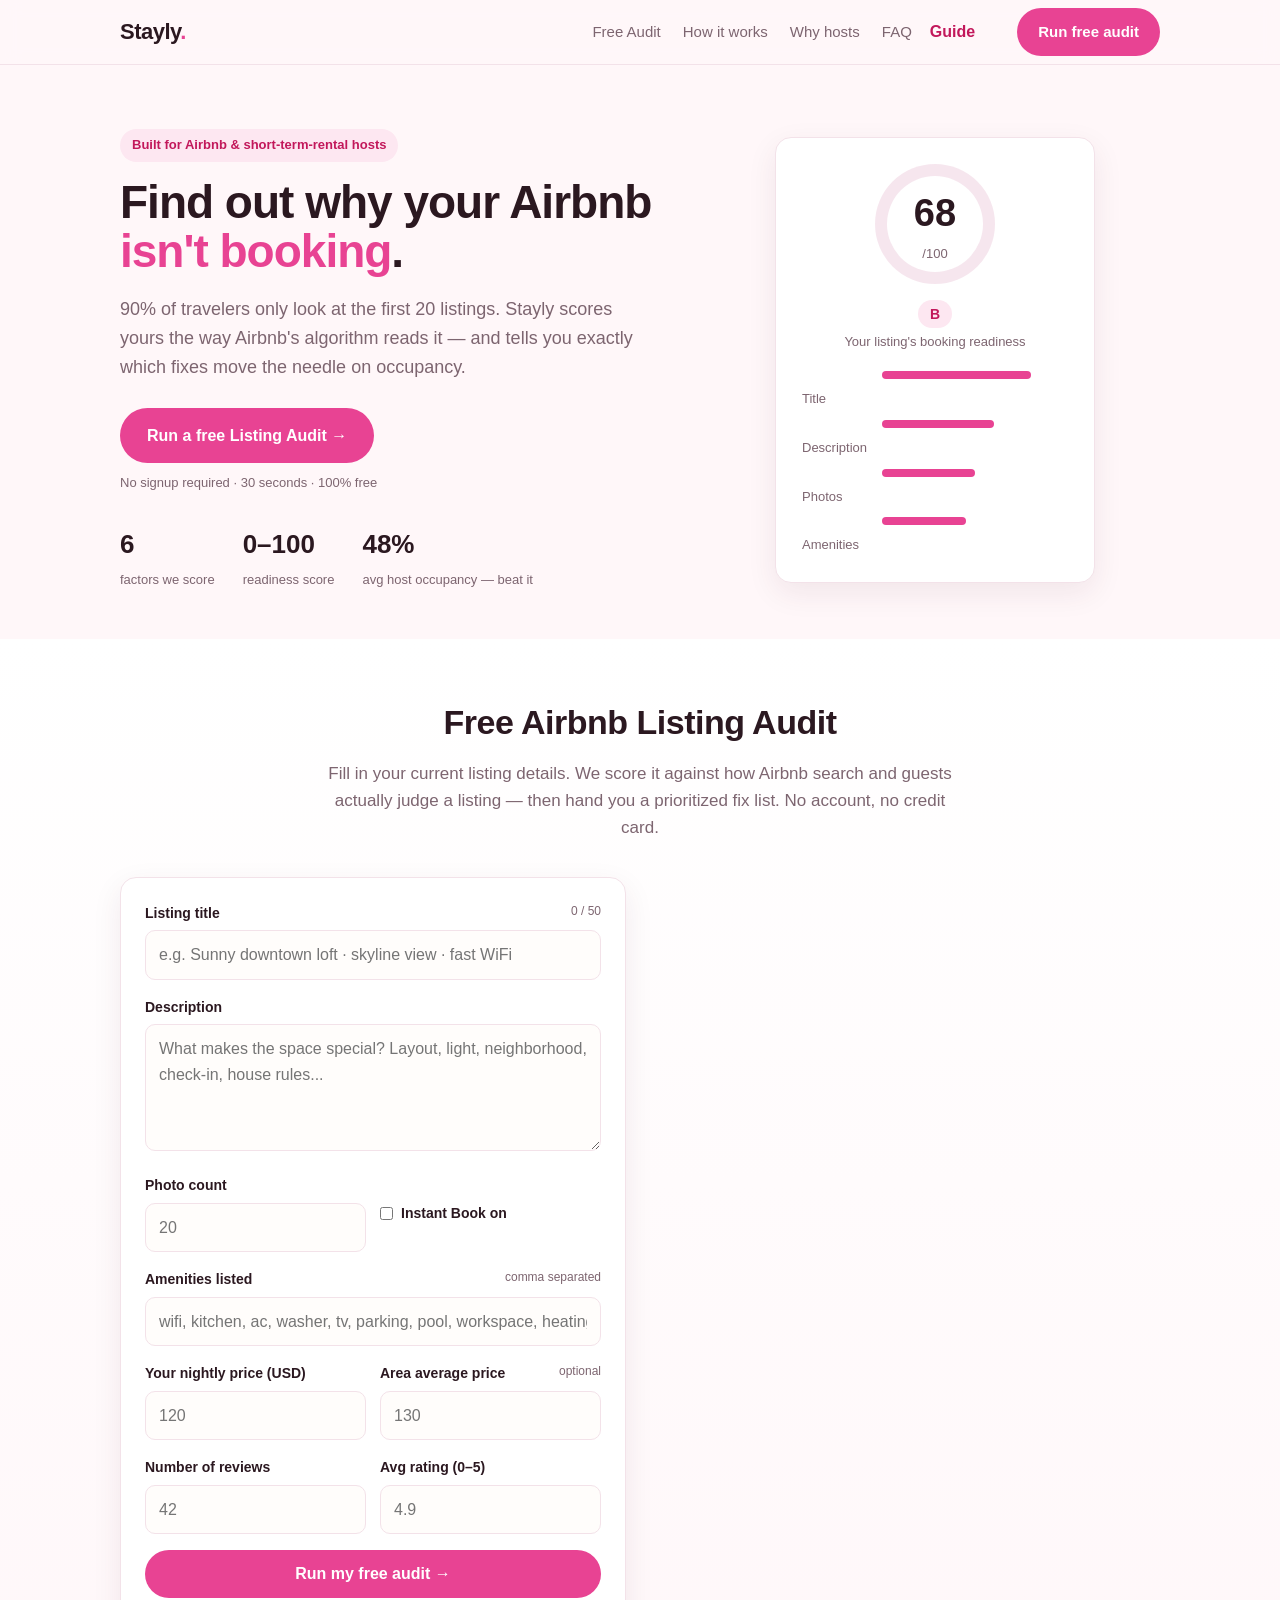
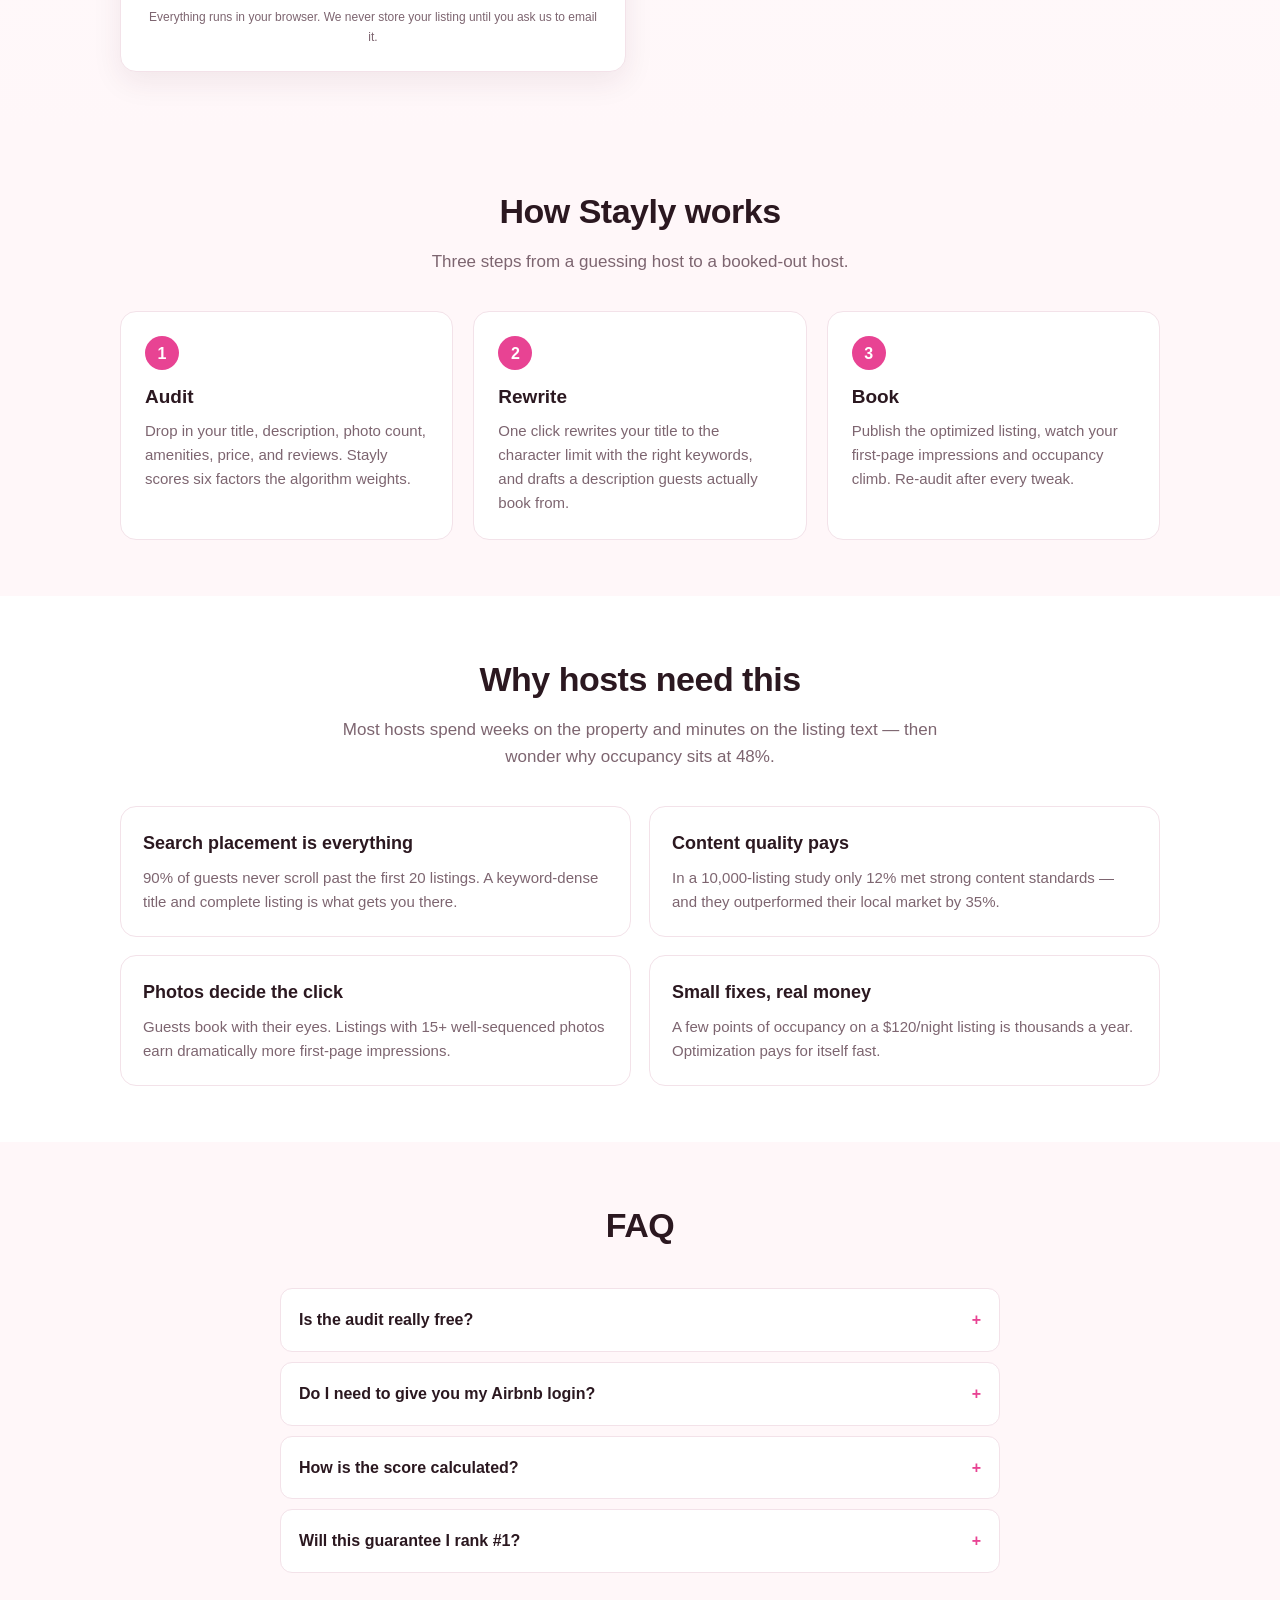
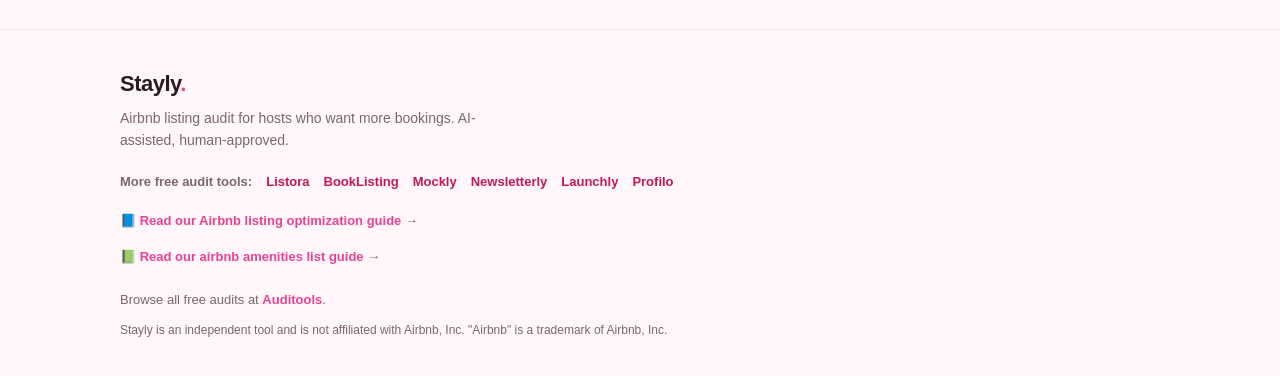
<file: index.html>
<!DOCTYPE html>
<html lang="en">
<head>
  <meta charset="UTF-8" />
  <meta name="viewport" content="width=device-width, initial-scale=1.0" />
  <title>Stayly — Free Airbnb Listing Audit (for hosts who want more bookings)</title>
  <meta name="description" content="Stayly scores your Airbnb listing like the algorithm sees it — title, description, photos, amenities, pricing, trust — and gives you a 0–100 readiness score plus exactly what to fix to raise occupancy." />
  <link rel="canonical" href="https://Viyozc.github.io/stayly-ai/" />
  <meta property="og:type" content="website" />
  <meta property="og:title" content="Stayly — Free Airbnb Listing Audit (for hosts who want more bookings)" />
  <meta property="og:description" content="Stayly scores your Airbnb listing like the algorithm sees it and hands you a 0–100 readiness score plus exactly what to fix to raise occupancy." />
  <meta property="og:url" content="https://Viyozc.github.io/stayly-ai/" />
  <meta property="og:image" content="https://Viyozc.github.io/stayly-ai/assets/og-image.png" />
  <meta property="og:image:width" content="1200" />
  <meta property="og:image:height" content="630" />
  <meta property="og:image:alt" content="Stayly — Free Airbnb Listing Audit" />
  <meta name="twitter:image" content="https://Viyozc.github.io/stayly-ai/assets/og-image.png" />
  <meta name="twitter:image:alt" content="Stayly — Free Airbnb Listing Audit" />
  <meta name="twitter:card" content="summary_large_image" />
  <meta name="twitter:title" content="Stayly — Free Airbnb Listing Audit" />
  <meta name="twitter:description" content="Score your Airbnb listing 0–100 and learn what's costing you bookings." />

  <link rel="preconnect" href="https://fonts.googleapis.com" />
  <link rel="stylesheet" href="assets/style.css" />

  <script type="application/ld+json">
  {"@context":"https://schema.org","@type":"SoftwareApplication","name":"Stayly","url":"https://Viyozc.github.io/stayly-ai/","applicationCategory":"BusinessApplication","operatingSystem":"Web","offers":{"@type":"Offer","price":"0","priceCurrency":"USD"},"screenshot":"https://Viyozc.github.io/stayly-ai/assets/og-image.png"}
  </script>

  <script type="application/ld+json">
  {"@context": "https://schema.org", "@type": "FAQPage", "mainEntity": [{"@type": "Question", "name": "Is the audit really free?", "acceptedAnswer": {"@type": "Answer", "text": "Yes. The on-page audit runs entirely in your browser and costs nothing. No account needed."}}, {"@type": "Question", "name": "Do I need to give you my Airbnb login?", "acceptedAnswer": {"@type": "Answer", "text": "Never. You fill in your listing details manually. Stayly never touches your Airbnb account."}}, {"@type": "Question", "name": "How is the score calculated?", "acceptedAnswer": {"@type": "Answer", "text": "We weight title keyword density & character limit, description depth, photo count, amenity completeness, pricing vs your area, and trust signals (reviews, rating, Instant Book) — the same factors that drive search placement and conversion."}}, {"@type": "Question", "name": "Will this guarantee I rank #1?", "acceptedAnswer": {"@type": "Answer", "text": "No tool can. But most listings leave easy points on the table, and Stayly shows you exactly where — so you stop guessing."}}]}
  </script>
</head>
<body>
  <!-- ===== Nav ===== -->
  <header class="nav">
    <div class="container nav-inner">
      <a class="brand" href="#top">Stayly<span class="brand-dot">.</span></a>
      <nav class="nav-links">
        <a href="#audit">Free Audit</a>
        <a href="#how">How it works</a>
        <a href="#why">Why hosts</a>
        <a href="#faq">FAQ</a>
      </nav>
      <a href="./blog/" style="color:var(--brand-dk);font-weight:600;margin-right:16px;align-self:center;">Guide</a>
      <a class="btn btn-primary nav-cta" href="#audit">Run free audit</a>
    </div>
  </header>

  <!-- ===== Hero ===== -->
  <section class="hero" id="top">
    <div class="container hero-inner">
      <div class="hero-copy">
        <span class="badge">Built for Airbnb &amp; short-term-rental hosts</span>
        <h1>Find out why your Airbnb <span class="hl">isn't booking</span>.</h1>
        <p class="lede">
          90% of travelers only look at the first 20 listings. Stayly scores yours the way
          Airbnb's algorithm reads it — and tells you exactly which fixes move the needle on occupancy.
        </p>
        <div class="hero-actions">
          <a class="btn btn-primary btn-lg" href="#audit">Run a free Listing Audit →</a>
          <span class="hero-note">No signup required · 30 seconds · 100% free</span>
        </div>
        <div class="hero-stats">
          <div><strong>6</strong><span>factors we score</span></div>
          <div><strong>0–100</strong><span>readiness score</span></div>
          <div><strong>48%</strong><span>avg host occupancy — beat it</span></div>
        </div>
      </div>
      <div class="hero-visual" aria-hidden="true">
        <div class="score-card">
          <div class="score-ring"><span class="score-num" id="heroScore">—</span><span class="score-grad">/100</span></div>
          <div class="score-meta">
            <span class="grade" id="heroGrade">Grade</span>
            <span class="score-sub">Your listing's booking readiness</span>
          </div>
          <div class="mini-bars">
            <div class="mbar"><i style="width:80%"></i><span>Title</span></div>
            <div class="mbar"><i style="width:60%"></i><span>Description</span></div>
            <div class="mbar"><i style="width:50%"></i><span>Photos</span></div>
            <div class="mbar"><i style="width:45%"></i><span>Amenities</span></div>
          </div>
        </div>
      </div>
    </div>
  </section>

  <!-- ===== Audit Tool ===== -->
  <section class="audit" id="audit">
    <div class="container">
      <div class="section-head">
        <h2>Free Airbnb Listing Audit</h2>
        <p>Fill in your current listing details. We score it against how Airbnb search and guests actually judge a listing — then hand you a prioritized fix list. No account, no credit card.</p>
      </div>

      <div class="audit-grid">
        <!-- Input -->
        <form class="audit-form" id="auditForm" novalidate>
          <label class="field">
            <span>Listing title <em id="titleCount">0 / 50</em></span>
            <input type="text" id="fTitle" maxlength="50" placeholder="e.g. Sunny downtown loft · skyline view · fast WiFi" />
          </label>

          <label class="field">
            <span>Description</span>
            <textarea id="fDesc" rows="4" placeholder="What makes the space special? Layout, light, neighborhood, check-in, house rules..."></textarea>
          </label>

          <div class="field-row">
            <label class="field">
              <span>Photo count</span>
              <input type="number" id="fPhotos" min="0" max="100" placeholder="20" />
            </label>
            <label class="field field-check">
              <input type="checkbox" id="fInstant" />
              <span>Instant Book on</span>
            </label>
          </div>

          <label class="field">
            <span>Amenities listed <em>comma separated</em></span>
            <input type="text" id="fAmenities" placeholder="wifi, kitchen, ac, washer, tv, parking, pool, workspace, heating" />
          </label>

          <div class="field-row">
            <label class="field">
              <span>Your nightly price (USD)</span>
              <input type="number" id="fPrice" min="0" placeholder="120" />
            </label>
            <label class="field">
              <span>Area average price <em>optional</em></span>
              <input type="number" id="fAvg" min="0" placeholder="130" />
            </label>
          </div>

          <div class="field-row">
            <label class="field">
              <span>Number of reviews</span>
              <input type="number" id="fReviews" min="0" placeholder="42" />
            </label>
            <label class="field">
              <span>Avg rating (0–5)</span>
              <input type="number" id="fRating" min="0" max="5" step="0.1" placeholder="4.9" />
            </label>
          </div>

          <button type="submit" class="btn btn-primary btn-lg btn-block">Run my free audit →</button>
          <p class="form-fine">Everything runs in your browser. We never store your listing until you ask us to email it.</p>
        </form>

        <!-- Result -->
        <div class="audit-result" id="auditResult" hidden>
          <div class="result-top">
            <div class="score-ring lg">
              <span class="score-num" id="resScore">0</span>
              <span class="score-grad">/100</span>
            </div>
            <div>
              <span class="grade big" id="resGrade">—</span>
              <p class="result-sub" id="resSummary">—</p>
            </div>
          </div>

          <div class="bars" id="resBars"></div>

          <div class="tips">
            <h3>What to fix first</h3>
            <ul id="resTips"></ul>
          </div>

          <form class="email-capture" id="emailForm" action="https://formspree.io/f/meeyzkdp" method="POST">
            <label for="fEmail">Get the full rewrite report + weekly hosting tips by email</label>
            <div class="email-row">
              <input type="email" id="fEmail" name="email" placeholder="you@email.com" required />
              <button type="submit" class="btn btn-primary">Email my report</button>
            </div>
            <p class="form-fine" id="emailNote">No spam. Unsubscribe anytime.</p>
          </form>
        </div>
      </div>
    </div>
  </section>

  <!-- ===== How it works ===== -->
  <section class="how" id="how">
    <div class="container">
      <div class="section-head">
        <h2>How Stayly works</h2>
        <p>Three steps from a guessing host to a booked-out host.</p>
      </div>
      <div class="steps">
        <div class="step">
          <span class="step-num">1</span>
          <h3>Audit</h3>
          <p>Drop in your title, description, photo count, amenities, price, and reviews. Stayly scores six factors the algorithm weights.</p>
        </div>
        <div class="step">
          <span class="step-num">2</span>
          <h3>Rewrite</h3>
          <p>One click rewrites your title to the character limit with the right keywords, and drafts a description guests actually book from.</p>
        </div>
        <div class="step">
          <span class="step-num">3</span>
          <h3>Book</h3>
          <p>Publish the optimized listing, watch your first-page impressions and occupancy climb. Re-audit after every tweak.</p>
        </div>
      </div>
    </div>
  </section>

  <!-- ===== Why hosts ===== -->
  <section class="why" id="why">
    <div class="container">
      <div class="section-head">
        <h2>Why hosts need this</h2>
        <p>Most hosts spend weeks on the property and minutes on the listing text — then wonder why occupancy sits at 48%.</p>
      </div>
      <div class="why-grid">
        <div class="why-card">
          <h3>Search placement is everything</h3>
          <p>90% of guests never scroll past the first 20 listings. A keyword-dense title and complete listing is what gets you there.</p>
        </div>
        <div class="why-card">
          <h3>Content quality pays</h3>
          <p>In a 10,000-listing study only 12% met strong content standards — and they outperformed their local market by 35%.</p>
        </div>
        <div class="why-card">
          <h3>Photos decide the click</h3>
          <p>Guests book with their eyes. Listings with 15+ well-sequenced photos earn dramatically more first-page impressions.</p>
        </div>
        <div class="why-card">
          <h3>Small fixes, real money</h3>
          <p>A few points of occupancy on a $120/night listing is thousands a year. Optimization pays for itself fast.</p>
        </div>
      </div>
    </div>
  </section>

  <!-- ===== FAQ ===== -->
  <section class="faq" id="faq">
    <div class="container">
      <div class="section-head">
        <h2>FAQ</h2>
      </div>
      <div class="faq-list">
        <details>
          <summary>Is the audit really free?</summary>
          <p>Yes. The on-page audit runs entirely in your browser and costs nothing. No account needed.</p>
        </details>
        <details>
          <summary>Do I need to give you my Airbnb login?</summary>
          <p>Never. You fill in your listing details manually. Stayly never touches your Airbnb account.</p>
        </details>
        <details>
          <summary>How is the score calculated?</summary>
          <p>We weight title keyword density &amp; character limit, description depth, photo count, amenity completeness, pricing vs your area, and trust signals (reviews, rating, Instant Book) — the same factors that drive search placement and conversion.</p>
        </details>
        <details>
          <summary>Will this guarantee I rank #1?</summary>
          <p>No tool can. But most listings leave easy points on the table, and Stayly shows you exactly where — so you stop guessing.</p>
        </details>
      </div>
    </div>
  </section>

  <!-- ===== Footer ===== -->
  <footer class="footer">
    <div class="container footer-inner">
      <div>
        <a class="brand" href="#top">Stayly<span class="brand-dot">.</span></a>
        <p class="footer-sub">Airbnb listing audit for hosts who want more bookings. AI-assisted, human-approved.</p>
      </div>
      <div style="display:flex;flex-wrap:wrap;gap:14px;align-items:center;font-size:13px;margin-top:10px;">
        <span style="color:var(--muted);font-weight:600;">More free audit tools:</span>
        <a href="https://Viyozc.github.io/listora/" style="color:var(--brand-dk);font-weight:600;">Listora</a><a href="https://Viyozc.github.io/booklisting-ai/" style="color:var(--brand-dk);font-weight:600;">BookListing</a><a href="https://Viyozc.github.io/mockly-ai/" style="color:var(--brand-dk);font-weight:600;">Mockly</a><a href="https://Viyozc.github.io/newsletterly-ai/" style="color:var(--brand-dk);font-weight:600;">Newsletterly</a><a href="https://Viyozc.github.io/launchly-ai/" style="color:var(--brand-dk);font-weight:600;">Launchly</a><a href="https://Viyozc.github.io/profilo-ai/" style="color:var(--brand-dk);font-weight:600;">Profilo</a>
      </div>
            <p style="color:var(--muted);font-size:13px;margin-top:8px;">📘 <a href="./blog/" style="color:var(--brand);font-weight:600;">Read our Airbnb listing optimization guide</a> →</p>
      <p style="color:var(--muted);font-size:13px;margin-top:6px;">📗 <a href="./blog/airbnb-amenities-list/" style="color:var(--brand);font-weight:600;">Read our airbnb amenities list guide</a> →</p>
      <p style="color:var(--muted);font-size:13px;margin-top:12px;">Browse all free audits at <a href="https://Viyozc.github.io/auditools/" style="color:var(--brand);font-weight:600;">Auditools</a>.</p>

      <p class="footer-fine">Stayly is an independent tool and is not affiliated with Airbnb, Inc. "Airbnb" is a trademark of Airbnb, Inc.</p>
    </div>
  </footer>

  <script src="assets/audit.js"></script>
</body>
</html>
</file>
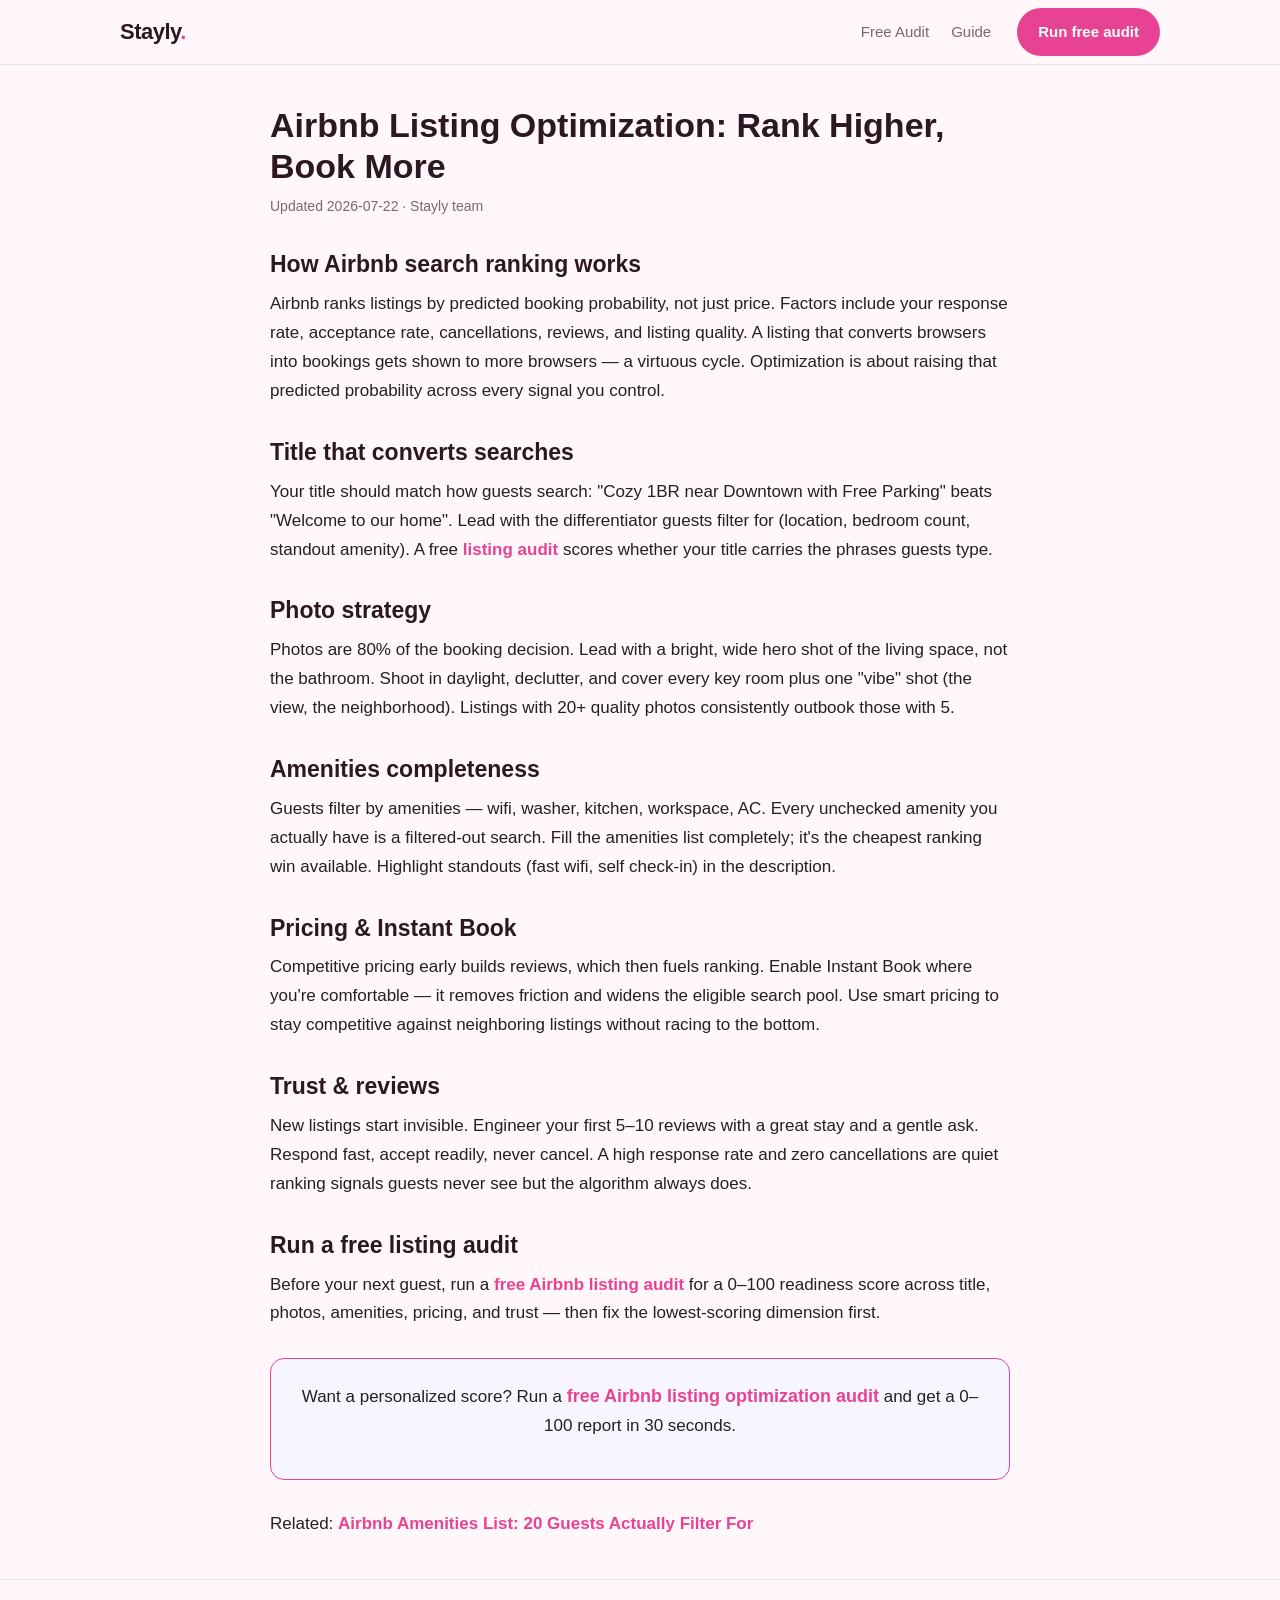
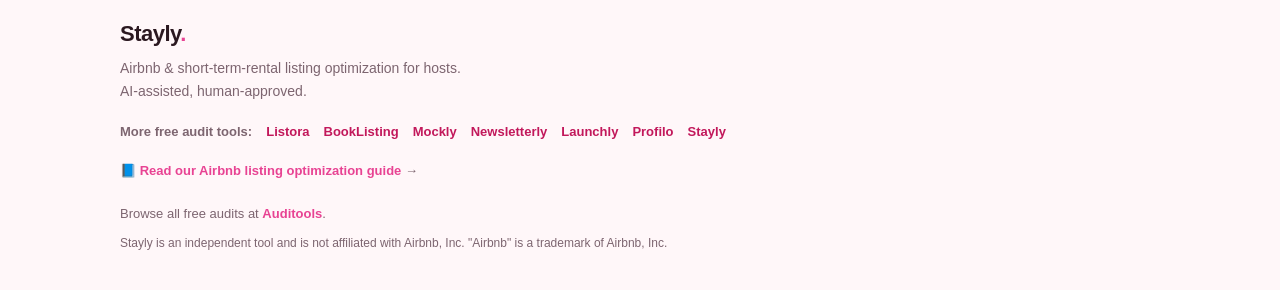
<file: blog/index.html>
<!DOCTYPE html>
<html lang="en">
<head>
  <meta charset="UTF-8" />
  <meta name="viewport" content="width=device-width, initial-scale=1.0" />
  <title>Airbnb Listing Optimization: Rank Higher, Book More</title>
  <meta name="description" content="How Airbnb search ranking works and the listing tweaks — title, photos, amenities, pricing, and trust — that lift your visibility and booking rate." />
  <link rel="canonical" href="https://Viyozc.github.io/stayly-ai/blog/" />
  <meta property="og:type" content="article" />
  <meta property="og:title" content="Airbnb Listing Optimization: Rank Higher, Book More" />
  <meta property="og:description" content="How Airbnb search ranking works and the listing tweaks — title, photos, amenities, pricing, and trust — that lift your visibility and booking rate." />
  <meta property="og:url" content="https://Viyozc.github.io/stayly-ai/blog/" />
  <meta property="og:image" content="https://Viyozc.github.io/stayly-ai/assets/og-image.png" />
  <meta name="twitter:card" content="summary_large_image" />
  <meta name="twitter:title" content="Airbnb Listing Optimization: Rank Higher, Book More" />
  <meta name="twitter:description" content="How Airbnb search ranking works and the listing tweaks — title, photos, amenities, pricing, and trust — that lift your visibility and booking rate." />
  <meta name="twitter:image" content="https://Viyozc.github.io/stayly-ai/assets/og-image.png" />
  <link rel="stylesheet" href="../assets/style.css" />
  <script type="application/ld+json">
  {"@context": "https://schema.org", "@type": "Article", "headline": "Airbnb Listing Optimization: Rank Higher, Book More", "description": "How Airbnb search ranking works and the listing tweaks \u2014 title, photos, amenities, pricing, and trust \u2014 that lift your visibility and booking rate.", "author": {"@type": "Organization", "name": "Stayly"}, "publisher": {"@type": "Organization", "name": "Stayly"}, "mainEntityOfPage": "https://Viyozc.github.io/stayly-ai/blog/", "datePublished": "2026-07-22"}
  </script>
  <style>
    .article {max-width:780px;margin:40px auto;padding:0 20px;}
    .article h1 {font-size:34px;line-height:1.2;margin:0 0 8px;}
    .article .meta {color:var(--muted);font-size:14px;margin-bottom:26px;}
    .article h2 {font-size:23px;margin:32px 0 10px;line-height:1.3;}
    .article p {font-size:17px;line-height:1.7;color:#222;margin:0 0 16px;}
    .article ul {margin:0 0 16px;padding-left:22px;}
    .article li {font-size:16px;line-height:1.6;margin-bottom:8px;}
    .article a {color:var(--brand);font-weight:600;}
    .article .cta-box {background:#f7f6ff;border:1px solid var(--brand);border-radius:14px;padding:22px;margin:30px 0;text-align:center;}
    .article .cta-box a {font-size:18px;}
  </style>
</head>
<body>
  <header class="nav">
    <div class="container nav-inner">
      <a class="brand" href="../">Stayly<span class="brand-dot">.</span></a>
      <nav class="nav-links">
        <a href="../#audit">Free Audit</a>
        <a href="./">Guide</a>
      </nav>
      <a class="btn btn-primary nav-cta" href="../#audit">Run free audit</a>
    </div>
  </header>
  <article class="container article">
    <h1>Airbnb Listing Optimization: Rank Higher, Book More</h1>
    <p class="meta">Updated 2026-07-22 · Stayly team</p>
    
<h2>How Airbnb search ranking works</h2>
<p>Airbnb ranks listings by predicted booking probability, not just price. Factors include your response rate, acceptance rate, cancellations, reviews, and listing quality. A listing that converts browsers into bookings gets shown to more browsers — a virtuous cycle. Optimization is about raising that predicted probability across every signal you control.</p>

<h2>Title that converts searches</h2>
<p>Your title should match how guests search: "Cozy 1BR near Downtown with Free Parking" beats "Welcome to our home". Lead with the differentiator guests filter for (location, bedroom count, standout amenity). A free <a href="../#audit">listing audit</a> scores whether your title carries the phrases guests type.</p>

<h2>Photo strategy</h2>
<p>Photos are 80% of the booking decision. Lead with a bright, wide hero shot of the living space, not the bathroom. Shoot in daylight, declutter, and cover every key room plus one "vibe" shot (the view, the neighborhood). Listings with 20+ quality photos consistently outbook those with 5.</p>

<h2>Amenities completeness</h2>
<p>Guests filter by amenities — wifi, washer, kitchen, workspace, AC. Every unchecked amenity you actually have is a filtered-out search. Fill the amenities list completely; it's the cheapest ranking win available. Highlight standouts (fast wifi, self check-in) in the description.</p>

<h2>Pricing &amp; Instant Book</h2>
<p>Competitive pricing early builds reviews, which then fuels ranking. Enable Instant Book where you're comfortable — it removes friction and widens the eligible search pool. Use smart pricing to stay competitive against neighboring listings without racing to the bottom.</p>

<h2>Trust &amp; reviews</h2>
<p>New listings start invisible. Engineer your first 5–10 reviews with a great stay and a gentle ask. Respond fast, accept readily, never cancel. A high response rate and zero cancellations are quiet ranking signals guests never see but the algorithm always does.</p>

<h2>Run a free listing audit</h2>
<p>Before your next guest, run a <a href="../#audit">free Airbnb listing audit</a> for a 0–100 readiness score across title, photos, amenities, pricing, and trust — then fix the lowest-scoring dimension first.</p>

    <div class="cta-box">
      <p>Want a personalized score? Run a <a href="../#audit">free Airbnb listing optimization audit</a> and get a 0–100 report in 30 seconds.</p>
    </div>
  <p class="related">Related: <a href="./airbnb-amenities-list/">Airbnb Amenities List: 20 Guests Actually Filter For</a></p>
  </article>
  <footer class="footer">
    <div class="container footer-inner">
      <div>
        <a class="brand" href="../">Stayly<span class="brand-dot">.</span></a>
        <p class="footer-sub">Airbnb & short-term-rental listing optimization for hosts. AI-assisted, human-approved.</p>
      </div>
      <div style="display:flex;flex-wrap:wrap;gap:14px;align-items:center;font-size:13px;margin-top:10px;"><span style="color:var(--muted);font-weight:600;">More free audit tools:</span><a href="https://Viyozc.github.io/listora/" style="color:var(--brand-dk);font-weight:600;">Listora</a><a href="https://Viyozc.github.io/booklisting-ai/" style="color:var(--brand-dk);font-weight:600;">BookListing</a><a href="https://Viyozc.github.io/mockly-ai/" style="color:var(--brand-dk);font-weight:600;">Mockly</a><a href="https://Viyozc.github.io/newsletterly-ai/" style="color:var(--brand-dk);font-weight:600;">Newsletterly</a><a href="https://Viyozc.github.io/launchly-ai/" style="color:var(--brand-dk);font-weight:600;">Launchly</a><a href="https://Viyozc.github.io/profilo-ai/" style="color:var(--brand-dk);font-weight:600;">Profilo</a><a href="https://Viyozc.github.io/stayly-ai/" style="color:var(--brand-dk);font-weight:600;">Stayly</a></div>
      <p style="color:var(--muted);font-size:13px;margin-top:8px;">📘 <a href="./" style="color:var(--brand);font-weight:600;">Read our Airbnb listing optimization guide</a> →</p>
      <p style="color:var(--muted);font-size:13px;margin-top:12px;">Browse all free audits at <a href="https://Viyozc.github.io/auditools/" style="color:var(--brand);font-weight:600;">Auditools</a>.</p>
      <p class="footer-fine">Stayly is an independent tool and is not affiliated with Airbnb, Inc. "Airbnb" is a trademark of Airbnb, Inc.</p>
    </div>
  </footer>
</body>
</html>
</file>
<file: assets/style.css>
:root {
  --bg: #fff7f9;
  --ink: #2b1820;
  --muted: #7d6570;
  --line: #f3e2e9;
  --brand: #e84393;
  --brand-dk: #c2185b;
  --brand-soft: #fde7f1;
  --good: #2f9e6b;
  --warn: #e0a106;
  --bad: #d9534f;
  --card: #ffffff;
  --shadow: 0 10px 30px rgba(80, 20, 50, 0.08);
  --radius: 16px;
  --maxw: 1080px;
}

* { box-sizing: border-box; margin: 0; padding: 0; }
html { scroll-behavior: smooth; }
body {
  font-family: -apple-system, BlinkMacSystemFont, "Segoe UI", Roboto, "Helvetica Neue", Arial, sans-serif;
  background: var(--bg);
  color: var(--ink);
  line-height: 1.6;
  -webkit-font-smoothing: antialiased;
}
.container { width: 100%; max-width: var(--maxw); margin: 0 auto; padding: 0 20px; }
a { color: inherit; text-decoration: none; }
em { font-style: normal; }

/* Buttons */
.btn {
  display: inline-block;
  font-weight: 600;
  border-radius: 999px;
  padding: 11px 20px;
  cursor: pointer;
  border: 1px solid transparent;
  font-size: 15px;
  transition: transform .08s ease, background .2s ease, box-shadow .2s ease;
}
.btn:active { transform: translateY(1px); }
.btn-primary { background: var(--brand); color: #fff; }
.btn-primary:hover { background: var(--brand-dk); box-shadow: 0 6px 18px rgba(232,67,147,.35); }
.btn-lg { padding: 14px 26px; font-size: 16px; }
.btn-block { width: 100%; text-align: center; }

/* Nav */
.nav {
  position: sticky; top: 0; z-index: 50;
  background: rgba(255,247,249,.85);
  backdrop-filter: blur(10px);
  border-bottom: 1px solid var(--line);
}
.nav-inner { display: flex; align-items: center; gap: 18px; height: 64px; }
.brand { font-weight: 800; font-size: 22px; letter-spacing: -.5px; }
.brand-dot { color: var(--brand); }
.nav-links { display: flex; gap: 22px; margin-left: auto; font-size: 15px; color: var(--muted); }
.nav-links a:hover { color: var(--ink); }
.nav-cta { margin-left: 8px; }

/* Hero */
.hero { padding: 64px 0 48px; }
.hero-inner { display: grid; grid-template-columns: 1.1fr .9fr; gap: 40px; align-items: center; }
.badge {
  display: inline-block; background: var(--brand-soft); color: var(--brand-dk);
  font-size: 13px; font-weight: 600; padding: 6px 12px; border-radius: 999px; margin-bottom: 16px;
}
.hero h1 { font-size: 46px; line-height: 1.08; letter-spacing: -1px; font-weight: 800; }
.hl { color: var(--brand); }
.lede { color: var(--muted); font-size: 18px; margin: 18px 0 26px; max-width: 520px; }
.hero-actions { display: flex; flex-direction: column; gap: 10px; align-items: flex-start; }
.hero-note { font-size: 13px; color: var(--muted); }
.hero-stats { display: flex; gap: 28px; margin-top: 30px; }
.hero-stats strong { display: block; font-size: 26px; color: var(--ink); }
.hero-stats span { font-size: 13px; color: var(--muted); }

/* Hero visual / score card */
.hero-visual { display: flex; justify-content: center; }
.score-card {
  background: var(--card); border: 1px solid var(--line); border-radius: var(--radius);
  box-shadow: var(--shadow); padding: 26px; width: 320px;
}
.score-ring {
  width: 120px; height: 120px; border-radius: 50%;
  background: conic-gradient(var(--brand) 0deg, #f6e6ee 0deg);
  display: flex; align-items: center; justify-content: center; flex-direction: column;
  margin: 0 auto 16px; position: relative;
}
.score-ring::after {
  content: ""; position: absolute; inset: 12px; background: var(--card); border-radius: 50%;
}
.score-ring.lg { width: 150px; height: 150px; }
.score-num { position: relative; z-index: 1; font-size: 38px; font-weight: 800; }
.score-ring.lg .score-num { font-size: 46px; }
.score-grad { position: relative; z-index: 1; font-size: 13px; color: var(--muted); }
.score-meta { text-align: center; margin-bottom: 18px; }
.grade {
  display: inline-block; background: var(--brand-soft); color: var(--brand-dk);
  font-weight: 700; padding: 3px 12px; border-radius: 999px; font-size: 14px;
}
.grade.big { font-size: 18px; padding: 5px 16px; }
.score-sub { display: block; font-size: 13px; color: var(--muted); margin-top: 4px; }
.mini-bars { display: flex; flex-direction: column; gap: 10px; }
.mbar { display: grid; grid-template-columns: 70px 1fr; align-items: center; gap: 10px; font-size: 13px; color: var(--muted); }
.mbar i { display: block; height: 8px; background: var(--brand); border-radius: 999px; grid-column: 2; }
.mbar span { grid-column: 1; }

/* Section heads */
.section-head { text-align: center; max-width: 640px; margin: 0 auto 36px; }
.section-head h2 { font-size: 34px; letter-spacing: -.5px; font-weight: 800; }
.section-head p { color: var(--muted); margin-top: 10px; font-size: 17px; }

/* Audit */
.audit { padding: 56px 0; background: linear-gradient(180deg, #fff 0%, var(--bg) 100%); }
.audit-grid { display: grid; grid-template-columns: 1fr 1fr; gap: 28px; align-items: start; }
.audit-form, .audit-result {
  background: var(--card); border: 1px solid var(--line); border-radius: var(--radius);
  box-shadow: var(--shadow); padding: 24px;
}
.field { display: block; margin-bottom: 16px; }
.field-row { display: grid; grid-template-columns: 1fr 1fr; gap: 14px; }
.field > span { display: flex; justify-content: space-between; font-size: 14px; font-weight: 600; margin-bottom: 6px; }
.field em { color: var(--muted); font-weight: 500; font-size: 12px; }
.field input, .field textarea {
  width: 100%; border: 1px solid var(--line); border-radius: 10px; padding: 11px 13px;
  font: inherit; color: var(--ink); background: #fffdfb; resize: vertical;
}
.field input[type="number"] { width: 100%; }
.field input:focus, .field textarea:focus { outline: none; border-color: var(--brand); box-shadow: 0 0 0 3px var(--brand-soft); }
.field-check { display: flex; align-items: center; gap: 8px; margin-bottom: 16px; }
.field-check input { width: auto; }
.field-check span { font-size: 14px; font-weight: 600; margin: 0; }
.form-fine { font-size: 12px; color: var(--muted); text-align: center; margin-top: 10px; }

/* Result */
.result-top { display: flex; gap: 20px; align-items: center; margin-bottom: 22px; }
.result-sub { font-size: 14px; color: var(--muted); margin-top: 6px; max-width: 240px; }
.bars { display: flex; flex-direction: column; gap: 12px; margin-bottom: 22px; }
.bar-row { display: grid; grid-template-columns: 110px 1fr 38px; align-items: center; gap: 10px; font-size: 13px; }
.bar-track { height: 9px; background: #f6e6ee; border-radius: 999px; overflow: hidden; }
.bar-fill { height: 100%; border-radius: 999px; background: var(--brand); transition: width .5s ease; }
.bar-val { text-align: right; color: var(--muted); font-weight: 600; }
.tips h3 { font-size: 16px; margin-bottom: 10px; }
.tips ul { list-style: none; display: flex; flex-direction: column; gap: 8px; }
.tips li { background: var(--brand-soft); border-radius: 10px; padding: 10px 12px; font-size: 14px; position: relative; padding-left: 34px; }
.tips li::before { content: "→"; position: absolute; left: 12px; color: var(--brand-dk); font-weight: 800; }
.tips li.ok { background: #e9f7f0; }
.tips li.ok::before { content: "✓"; color: var(--good); }

.email-capture { border-top: 1px solid var(--line); padding-top: 18px; margin-top: 4px; }
.email-capture label { display: block; font-size: 14px; font-weight: 600; margin-bottom: 8px; }
.email-row { display: flex; gap: 8px; }
.email-row input { flex: 1; border: 1px solid var(--line); border-radius: 10px; padding: 11px 13px; font: inherit; }
.email-row input:focus { outline: none; border-color: var(--brand); box-shadow: 0 0 0 3px var(--brand-soft); }

/* How */
.how { padding: 56px 0; }
.steps { display: grid; grid-template-columns: repeat(3, 1fr); gap: 20px; }
.step { background: var(--card); border: 1px solid var(--line); border-radius: var(--radius); padding: 24px; }
.step-num { display: inline-flex; width: 34px; height: 34px; align-items: center; justify-content: center; background: var(--brand); color: #fff; border-radius: 50%; font-weight: 800; margin-bottom: 12px; }
.step h3 { font-size: 19px; margin-bottom: 6px; }
.step p { color: var(--muted); font-size: 15px; }

/* Why */
.why { padding: 56px 0; background: #fff; }
.why-grid { display: grid; grid-template-columns: 1fr 1fr; gap: 18px; }
.why-card { border: 1px solid var(--line); border-radius: var(--radius); padding: 22px; }
.why-card h3 { font-size: 18px; margin-bottom: 8px; }
.why-card p { color: var(--muted); font-size: 15px; }

/* FAQ */
.faq { padding: 56px 0; }
.faq-list { max-width: 720px; margin: 0 auto; display: flex; flex-direction: column; gap: 10px; }
.faq details { background: var(--card); border: 1px solid var(--line); border-radius: 12px; padding: 4px 18px; }
.faq summary { cursor: pointer; font-weight: 600; padding: 14px 0; list-style: none; }
.faq summary::-webkit-details-marker { display: none; }
.faq summary::after { content: "+"; float: right; color: var(--brand); font-weight: 800; }
.faq details[open] summary::after { content: "−"; }
.faq details p { color: var(--muted); padding: 0 0 14px; font-size: 15px; }

/* Footer */
.footer { border-top: 1px solid var(--line); padding: 36px 0; background: var(--bg); }
.footer-inner { display: flex; flex-direction: column; gap: 10px; }
.footer-sub { color: var(--muted); font-size: 14px; margin-top: 6px; max-width: 360px; }
.footer-fine { font-size: 12px; color: var(--muted); }

/* Responsive */
@media (max-width: 860px) {
  .hero-inner, .audit-grid, .why-grid { grid-template-columns: 1fr; }
  .hero-visual { order: -1; }
  .steps { grid-template-columns: 1fr; }
  .nav-links { display: none; }
  .hero h1 { font-size: 36px; }
}
</file>
